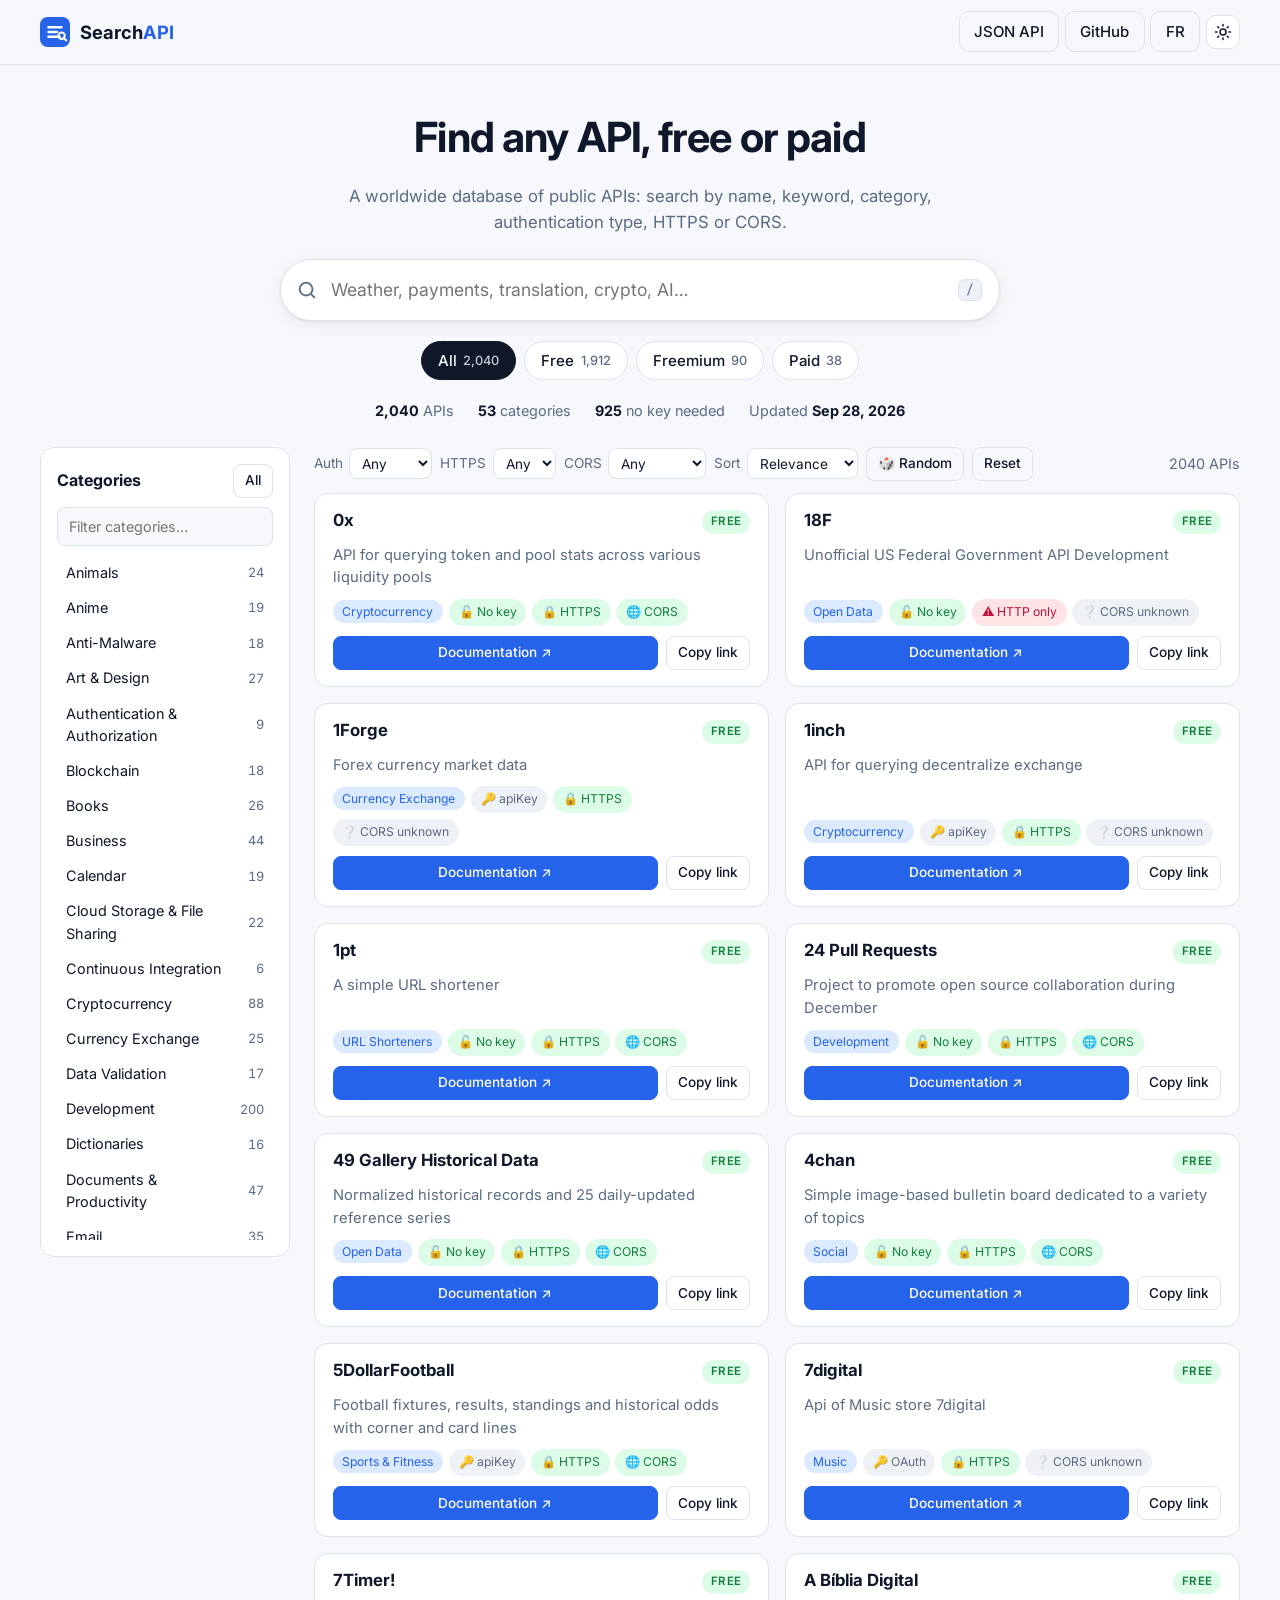
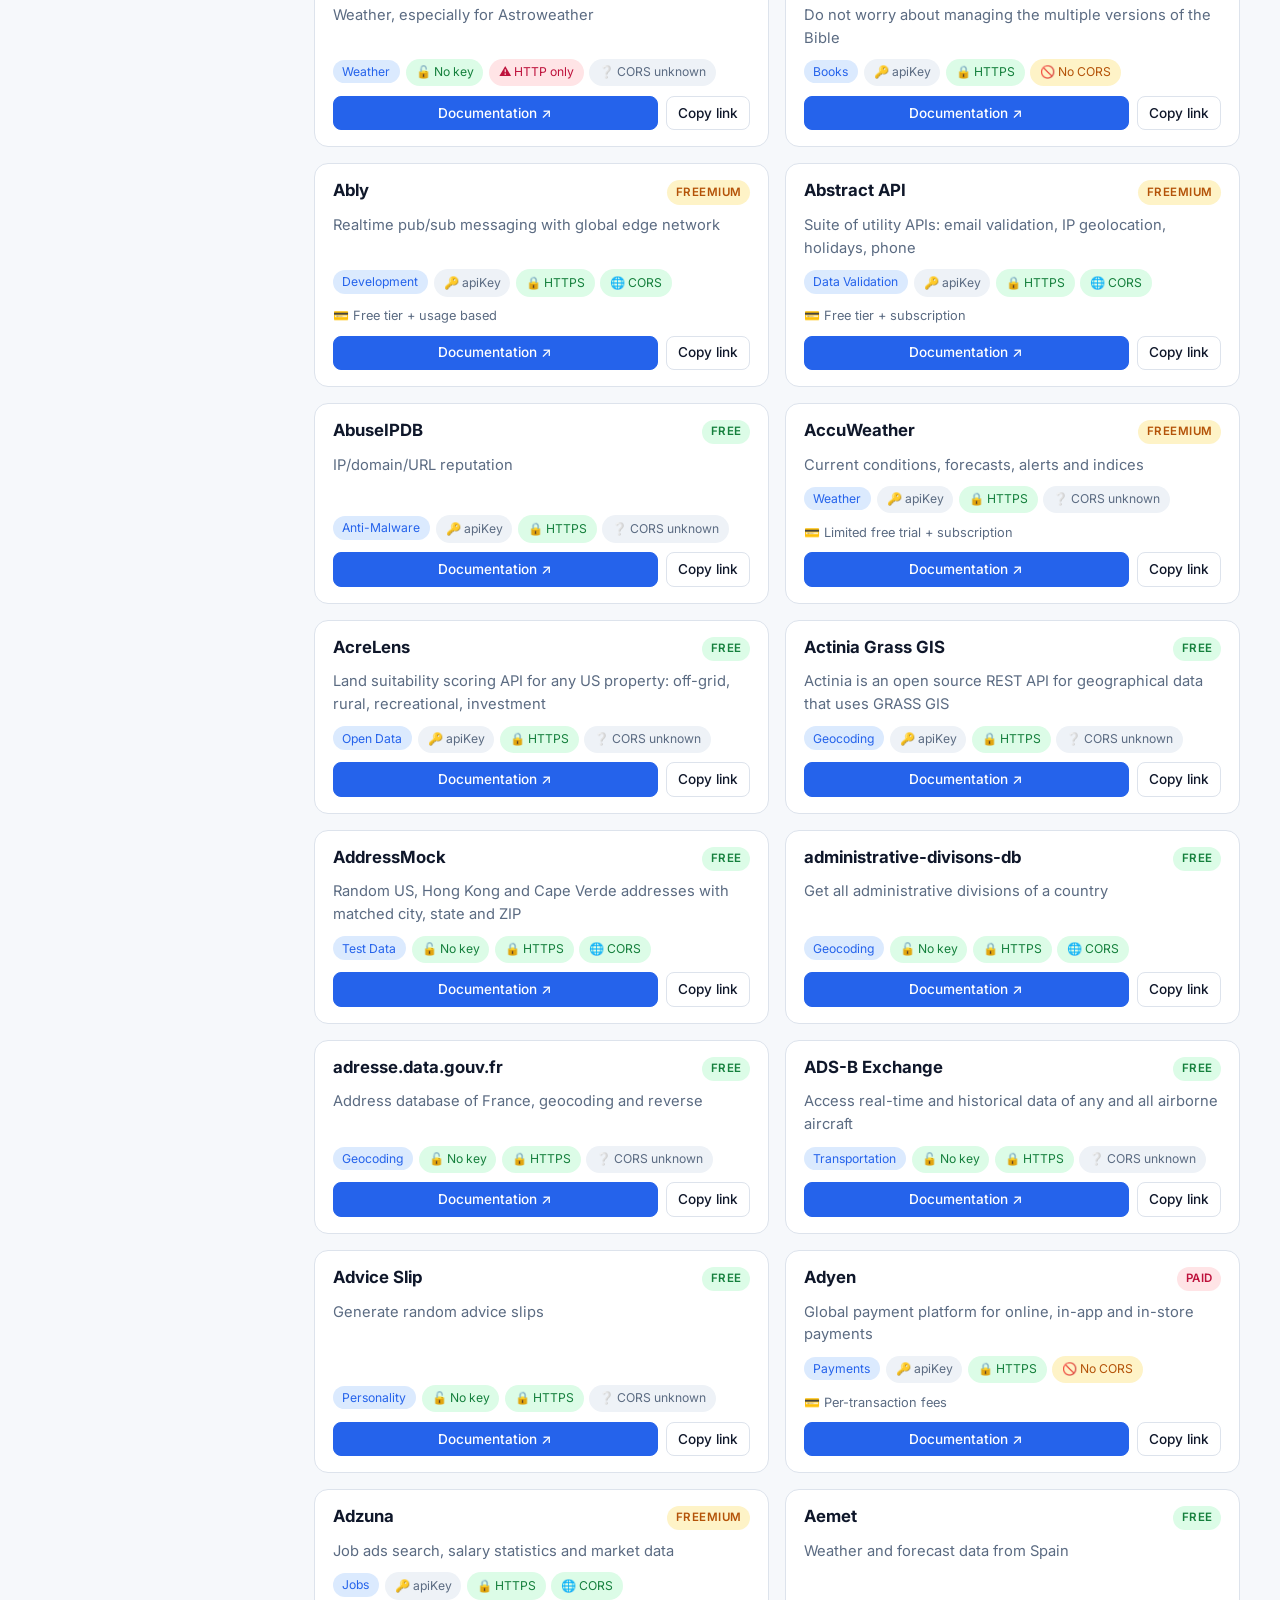
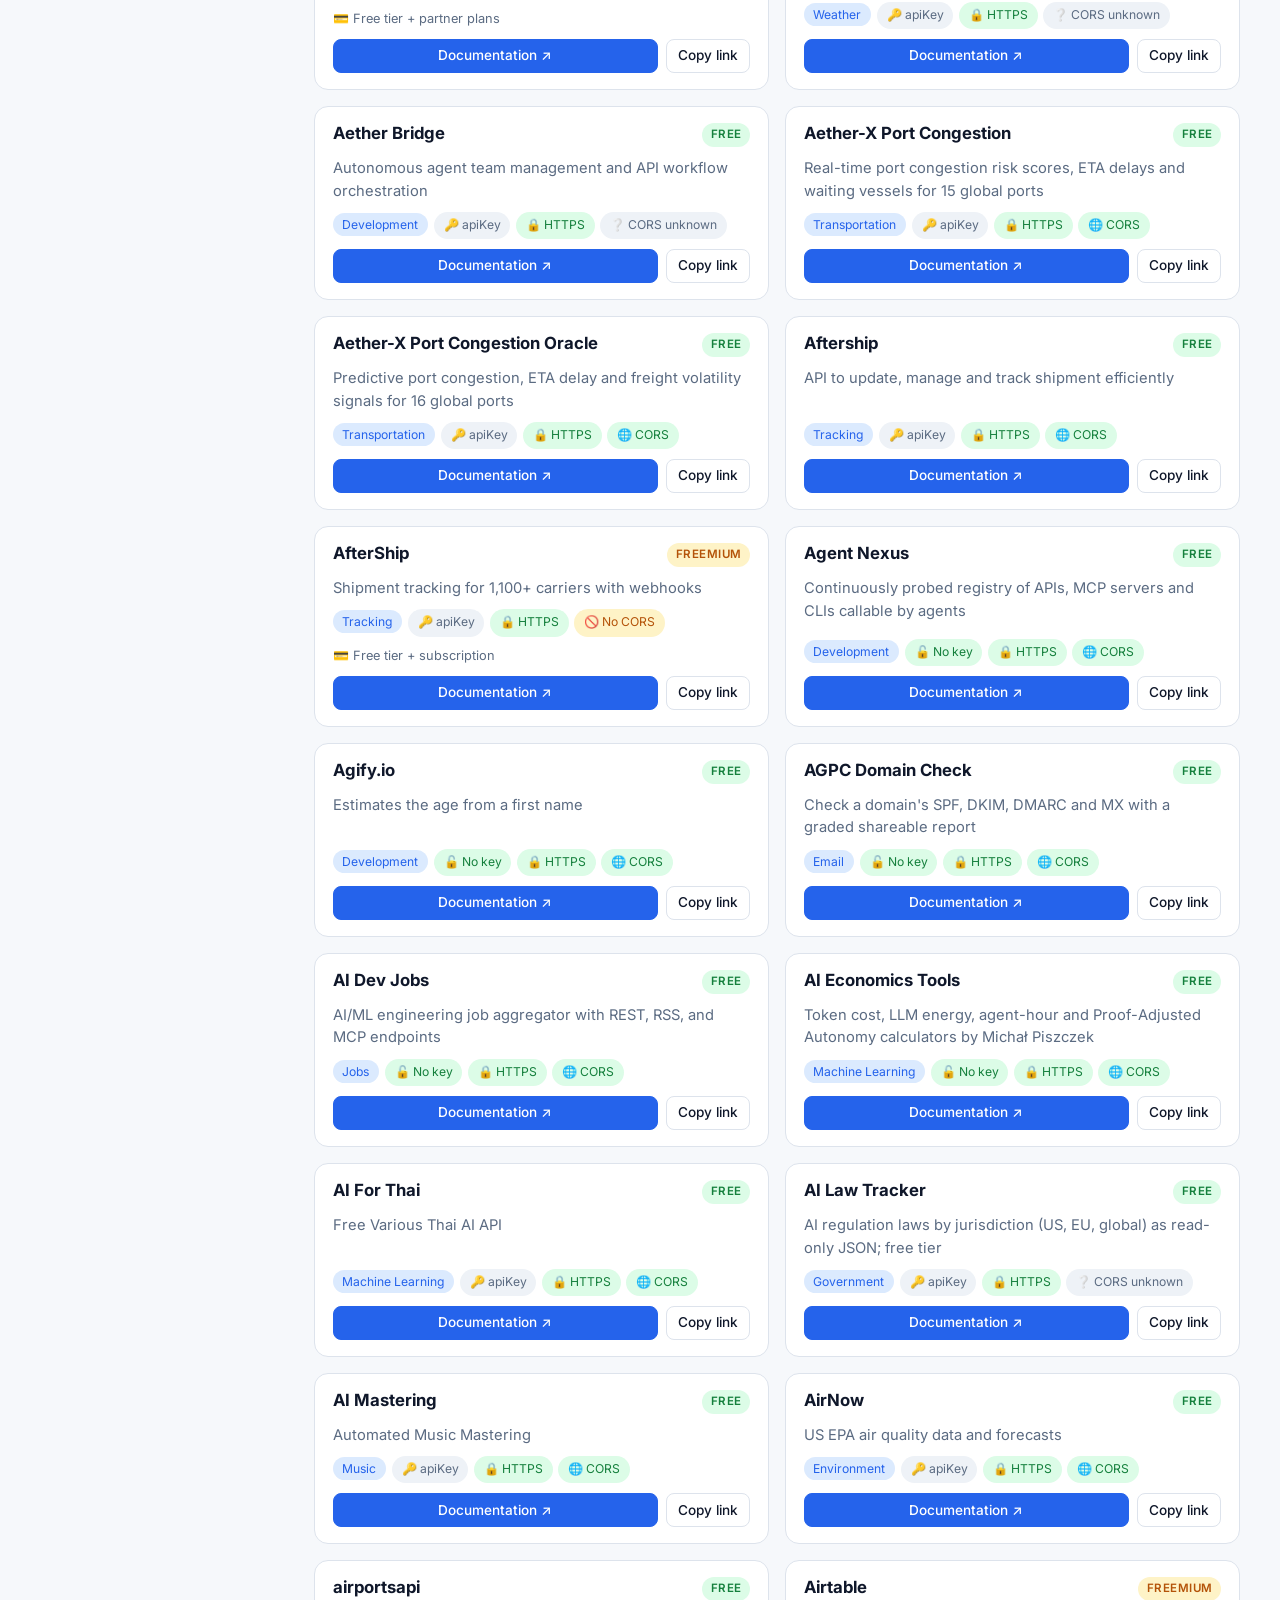
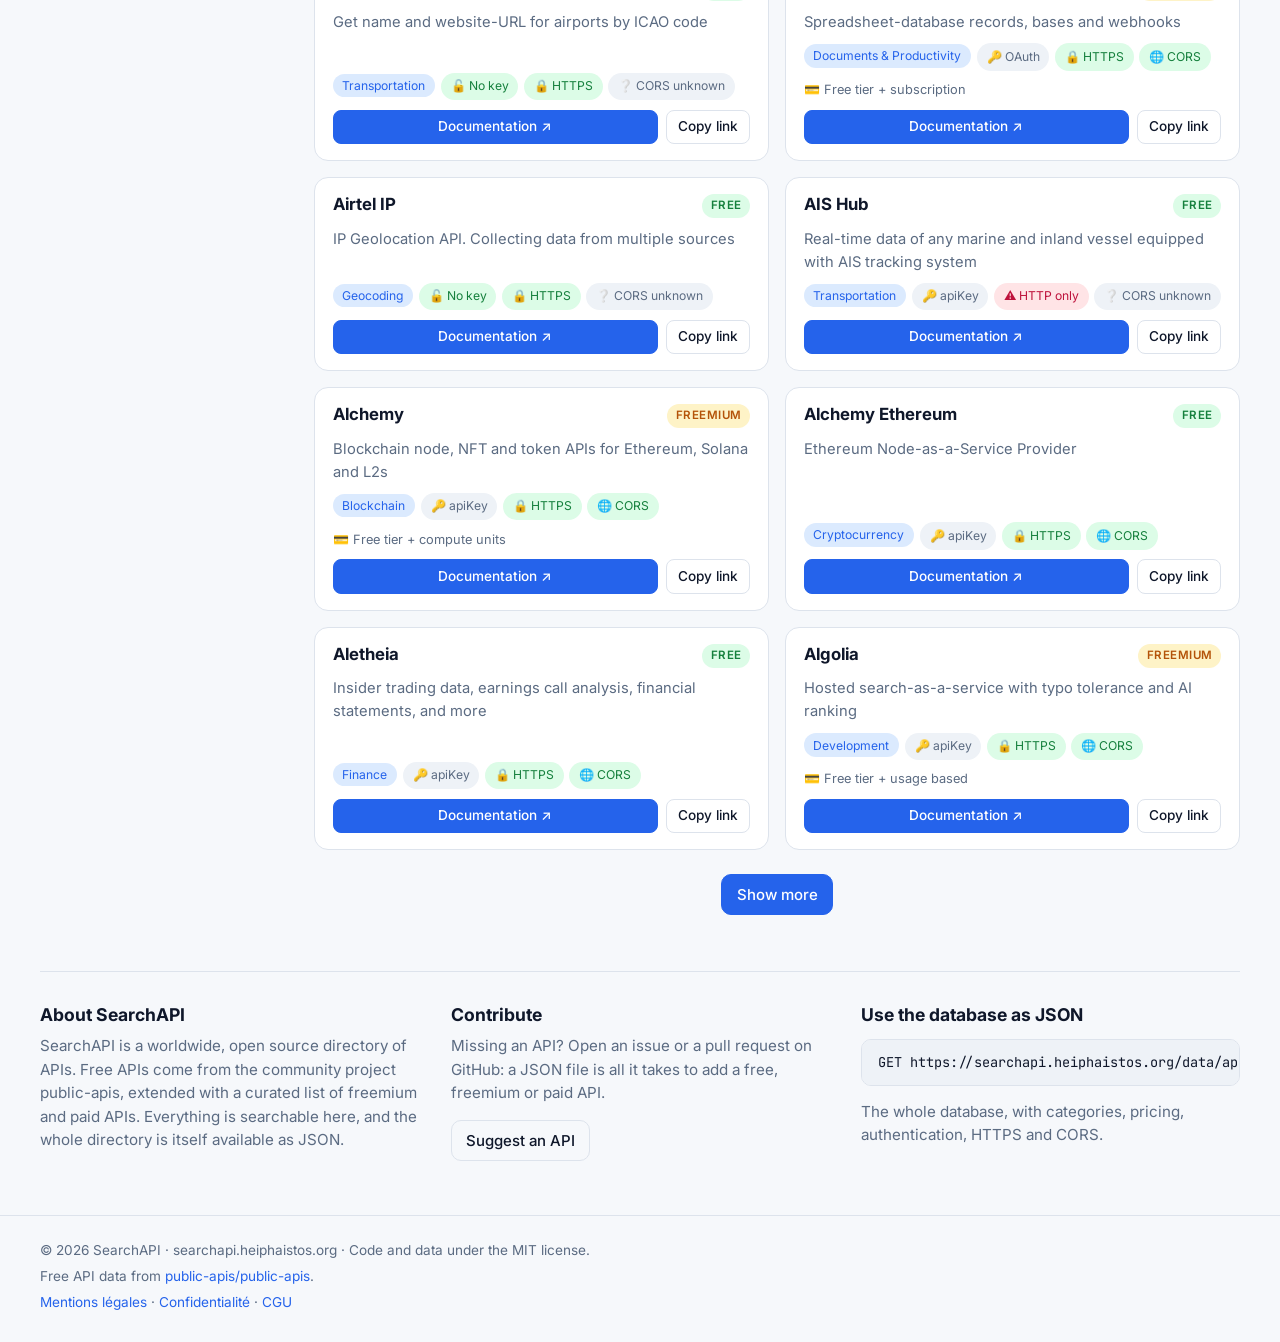
<file: index.html>
<!DOCTYPE html>
<html lang="fr">
<head>
  <meta charset="utf-8">
  <meta name="viewport" content="width=device-width, initial-scale=1">
  <title>SearchAPI – Trouvez n'importe quelle API gratuite ou payante</title>
  <meta name="description" content="SearchAPI : base de données mondiale d'APIs. Recherchez parmi près de 2 000 APIs gratuites, freemium et payantes, classées par catégorie.">
  <meta name="theme-color" content="#0f172a">
  <link rel="canonical" href="https://searchapi.heiphaistos.org/">
  <meta property="og:title" content="SearchAPI – Base de données mondiale d'APIs">
  <meta property="og:description" content="Recherchez n'importe quelle API gratuite, freemium ou payante, par catégorie, authentification, HTTPS et CORS.">
  <meta property="og:type" content="website">
  <meta property="og:url" content="https://searchapi.heiphaistos.org/">
  <link rel="icon" href="assets/favicon.svg" type="image/svg+xml">
  <link rel="preconnect" href="https://fonts.googleapis.com">
  <link rel="preconnect" href="https://fonts.gstatic.com" crossorigin>
  <link href="https://fonts.googleapis.com/css2?family=Inter:wght@400;500;600;700&family=JetBrains+Mono:wght@400;500&display=swap" rel="stylesheet">
  <link rel="stylesheet" href="assets/css/style.css">
</head>
<body>
  <a class="skip-link" href="#results" data-i18n="skip">Aller aux résultats</a>

  <header class="site-header">
    <div class="container header-inner">
      <a class="brand" href="./" aria-label="SearchAPI">
        <svg class="brand-logo" viewBox="0 0 32 32" aria-hidden="true"><rect width="32" height="32" rx="8" fill="var(--accent)"/><path d="M9 11h14M9 16h9M9 21h12" stroke="#fff" stroke-width="2.6" stroke-linecap="round"/><circle cx="23" cy="20" r="3.4" fill="none" stroke="#fff" stroke-width="2.2"/><path d="M25.5 22.5 28 25" stroke="#fff" stroke-width="2.2" stroke-linecap="round"/></svg>
        <span class="brand-name">Search<span>API</span></span>
      </a>
      <nav class="header-actions" aria-label="Navigation">
        <a class="btn btn-ghost" href="data/apis.json" target="_blank" rel="noopener" data-i18n="jsonApi">API JSON</a>
        <a class="btn btn-ghost" href="https://github.com/Heiphaistos/SearchAPI" target="_blank" rel="noopener">GitHub</a>
        <button class="btn btn-ghost" id="langToggle" type="button" aria-label="Switch language">EN</button>
        <button class="btn btn-icon" id="themeToggle" type="button" aria-label="Changer de thème" data-i18n-aria="theme">
          <svg class="icon-sun" viewBox="0 0 24 24" aria-hidden="true"><circle cx="12" cy="12" r="4"/><path d="M12 2v2M12 20v2M4.9 4.9l1.4 1.4M17.7 17.7l1.4 1.4M2 12h2M20 12h2M4.9 19.1l1.4-1.4M17.7 6.3l1.4-1.4"/></svg>
          <svg class="icon-moon" viewBox="0 0 24 24" aria-hidden="true"><path d="M21 12.8A9 9 0 1 1 11.2 3a7 7 0 0 0 9.8 9.8z"/></svg>
        </button>
      </nav>
    </div>
  </header>

  <main>
    <section class="hero">
      <div class="container">
        <h1 data-i18n="heroTitle">Trouvez n'importe quelle API, gratuite ou payante</h1>
        <p class="hero-sub" data-i18n="heroSub">Une base de données mondiale d'APIs publiques : recherchez par nom, mot-clé, catégorie, type d'authentification, HTTPS ou CORS.</p>

        <form class="search" id="searchForm" role="search" onsubmit="return false;">
          <label class="visually-hidden" for="q" data-i18n="searchLabel">Rechercher une API</label>
          <svg class="search-icon" viewBox="0 0 24 24" aria-hidden="true"><circle cx="11" cy="11" r="7"/><path d="m20 20-3.5-3.5"/></svg>
          <input id="q" type="search" autocomplete="off" spellcheck="false" placeholder="Météo, paiement, traduction, crypto, IA…" data-i18n-placeholder="searchPlaceholder">
          <kbd class="search-kbd" aria-hidden="true">/</kbd>
          <button type="button" class="search-clear" id="clearSearch" aria-label="Effacer" data-i18n-aria="clear" hidden>&times;</button>
        </form>

        <div class="pricing-tabs" role="tablist" aria-label="Tarification" id="pricingTabs">
          <button role="tab" type="button" class="tab is-active" data-pricing="all"><span data-i18n="all">Toutes</span> <span class="count" data-count="all"></span></button>
          <button role="tab" type="button" class="tab tab-free" data-pricing="free"><span data-i18n="free">Gratuites</span> <span class="count" data-count="free"></span></button>
          <button role="tab" type="button" class="tab tab-freemium" data-pricing="freemium"><span data-i18n="freemium">Freemium</span> <span class="count" data-count="freemium"></span></button>
          <button role="tab" type="button" class="tab tab-paid" data-pricing="paid"><span data-i18n="paid">Payantes</span> <span class="count" data-count="paid"></span></button>
        </div>

        <ul class="stats" id="stats" aria-label="Statistiques">
          <li><strong data-stat="total">–</strong> <span data-i18n="statApis">APIs</span></li>
          <li><strong data-stat="categories">–</strong> <span data-i18n="statCategories">catégories</span></li>
          <li><strong data-stat="noauth">–</strong> <span data-i18n="statNoAuth">sans clé</span></li>
          <li><span data-i18n="updated">Mise à jour</span> <strong data-stat="updated">–</strong></li>
        </ul>
      </div>
    </section>

    <section class="container layout">
      <aside class="sidebar" id="sidebar">
        <div class="sidebar-head">
          <h2 data-i18n="categories">Catégories</h2>
          <button type="button" class="btn btn-small btn-ghost" id="resetCategory" data-i18n="allCategories">Toutes</button>
        </div>
        <input type="search" class="cat-filter" id="catFilter" placeholder="Filtrer les catégories…" data-i18n-placeholder="filterCategories" aria-label="Filtrer les catégories">
        <ul class="cat-list" id="catList"></ul>
      </aside>

      <div class="main">
        <div class="toolbar">
          <div class="filters">
            <label class="select">
              <span data-i18n="auth">Auth</span>
              <select id="authFilter">
                <option value="all" data-i18n="any">Toutes</option>
                <option value="none" data-i18n="authNone">Sans clé</option>
                <option value="apiKey">apiKey</option>
                <option value="OAuth">OAuth</option>
                <option value="other" data-i18n="other">Autre</option>
              </select>
            </label>
            <label class="select">
              <span>HTTPS</span>
              <select id="httpsFilter">
                <option value="all" data-i18n="any">Toutes</option>
                <option value="yes" data-i18n="yes">Oui</option>
                <option value="no" data-i18n="no">Non</option>
              </select>
            </label>
            <label class="select">
              <span>CORS</span>
              <select id="corsFilter">
                <option value="all" data-i18n="any">Toutes</option>
                <option value="yes" data-i18n="yes">Oui</option>
                <option value="no" data-i18n="no">Non</option>
                <option value="unknown" data-i18n="unknown">Inconnu</option>
              </select>
            </label>
            <label class="select">
              <span data-i18n="sort">Tri</span>
              <select id="sortSelect">
                <option value="relevance" data-i18n="sortRelevance">Pertinence</option>
                <option value="name" data-i18n="sortName">Nom A→Z</option>
                <option value="category" data-i18n="sortCategory">Catégorie</option>
              </select>
            </label>
            <button type="button" class="btn btn-small btn-ghost" id="randomBtn" data-i18n="random">🎲 Au hasard</button>
            <button type="button" class="btn btn-small btn-ghost" id="resetAll" data-i18n="reset">Réinitialiser</button>
          </div>
          <p class="result-count" id="resultCount" aria-live="polite"></p>
        </div>

        <div class="active-filters" id="activeFilters"></div>

        <div id="results" class="results" aria-live="polite"></div>

        <div class="load-more-wrap">
          <button type="button" class="btn btn-primary" id="loadMore" hidden data-i18n="loadMore">Afficher plus</button>
        </div>

        <div class="empty" id="empty" hidden>
          <p data-i18n="emptyTitle">Aucune API ne correspond à votre recherche.</p>
          <p class="muted" data-i18n="emptyHint">Essayez un autre mot-clé, retirez un filtre, ou proposez cette API !</p>
          <a class="btn btn-primary" id="suggestLink" href="https://github.com/Heiphaistos/SearchAPI/issues/new?template=new-api.yml" target="_blank" rel="noopener" data-i18n="suggest">Proposer une API</a>
        </div>
      </div>
    </section>

    <section class="container about" id="about">
      <div class="about-grid">
        <div>
          <h2 data-i18n="aboutTitle">À propos de SearchAPI</h2>
          <p data-i18n="aboutText">SearchAPI est un annuaire mondial et open source d'APIs. Les APIs gratuites proviennent du projet communautaire public-apis, complétées par une liste curatée d'APIs freemium et payantes. Tout est consultable ici, et l'annuaire complet est lui-même disponible en JSON.</p>
        </div>
        <div>
          <h2 data-i18n="contribTitle">Contribuer</h2>
          <p data-i18n="contribText">Une API manque ? Ouvrez une issue ou une pull request sur GitHub : un fichier JSON suffit pour ajouter une API gratuite, freemium ou payante.</p>
          <a class="btn btn-ghost" href="https://github.com/Heiphaistos/SearchAPI/issues/new?template=new-api.yml" target="_blank" rel="noopener" data-i18n="suggest">Proposer une API</a>
        </div>
        <div>
          <h2 data-i18n="apiTitle">Utiliser la base en JSON</h2>
          <pre><code>GET https://searchapi.heiphaistos.org/data/apis.json</code></pre>
          <p class="muted" data-i18n="apiText">Toute la base, avec catégories, tarification, authentification, HTTPS et CORS.</p>
        </div>
      </div>
    </section>
  </main>

  <footer class="site-footer">
    <div class="container footer-inner">
      <p>© <span id="year"></span> SearchAPI · searchapi.heiphaistos.org · <span data-i18n="footerLicense">Code et données sous licence MIT.</span></p>
      <p class="muted"><span data-i18n="footerSource">Données gratuites issues de</span> <a href="https://github.com/public-apis/public-apis" target="_blank" rel="noopener">public-apis/public-apis</a>.</p>
      <p class="muted"><a href="mentions-legales.html">Mentions légales</a> · <a href="confidentialite.html">Confidentialité</a> · <a href="cgu.html">CGU</a></p>
    </div>
  </footer>

  <template id="cardTemplate">
    <article class="card">
      <header class="card-head">
        <h3 class="card-title"><a target="_blank" rel="noopener"></a></h3>
        <span class="badge badge-pricing"></span>
      </header>
      <p class="card-desc"></p>
      <ul class="card-meta">
        <li class="meta-category"><button type="button" class="chip chip-cat"></button></li>
        <li class="meta-auth"><span class="chip"></span></li>
        <li class="meta-https"><span class="chip"></span></li>
        <li class="meta-cors"><span class="chip"></span></li>
      </ul>
      <p class="card-pricing-model"></p>
      <footer class="card-foot">
        <a class="btn btn-small btn-primary card-link" target="_blank" rel="noopener"></a>
        <button type="button" class="btn btn-small btn-ghost card-copy"></button>
      </footer>
    </article>
  </template>

  <script src="data/apis.js"></script>
  <script src="assets/js/app.js"></script>
</body>
</html>
</file>
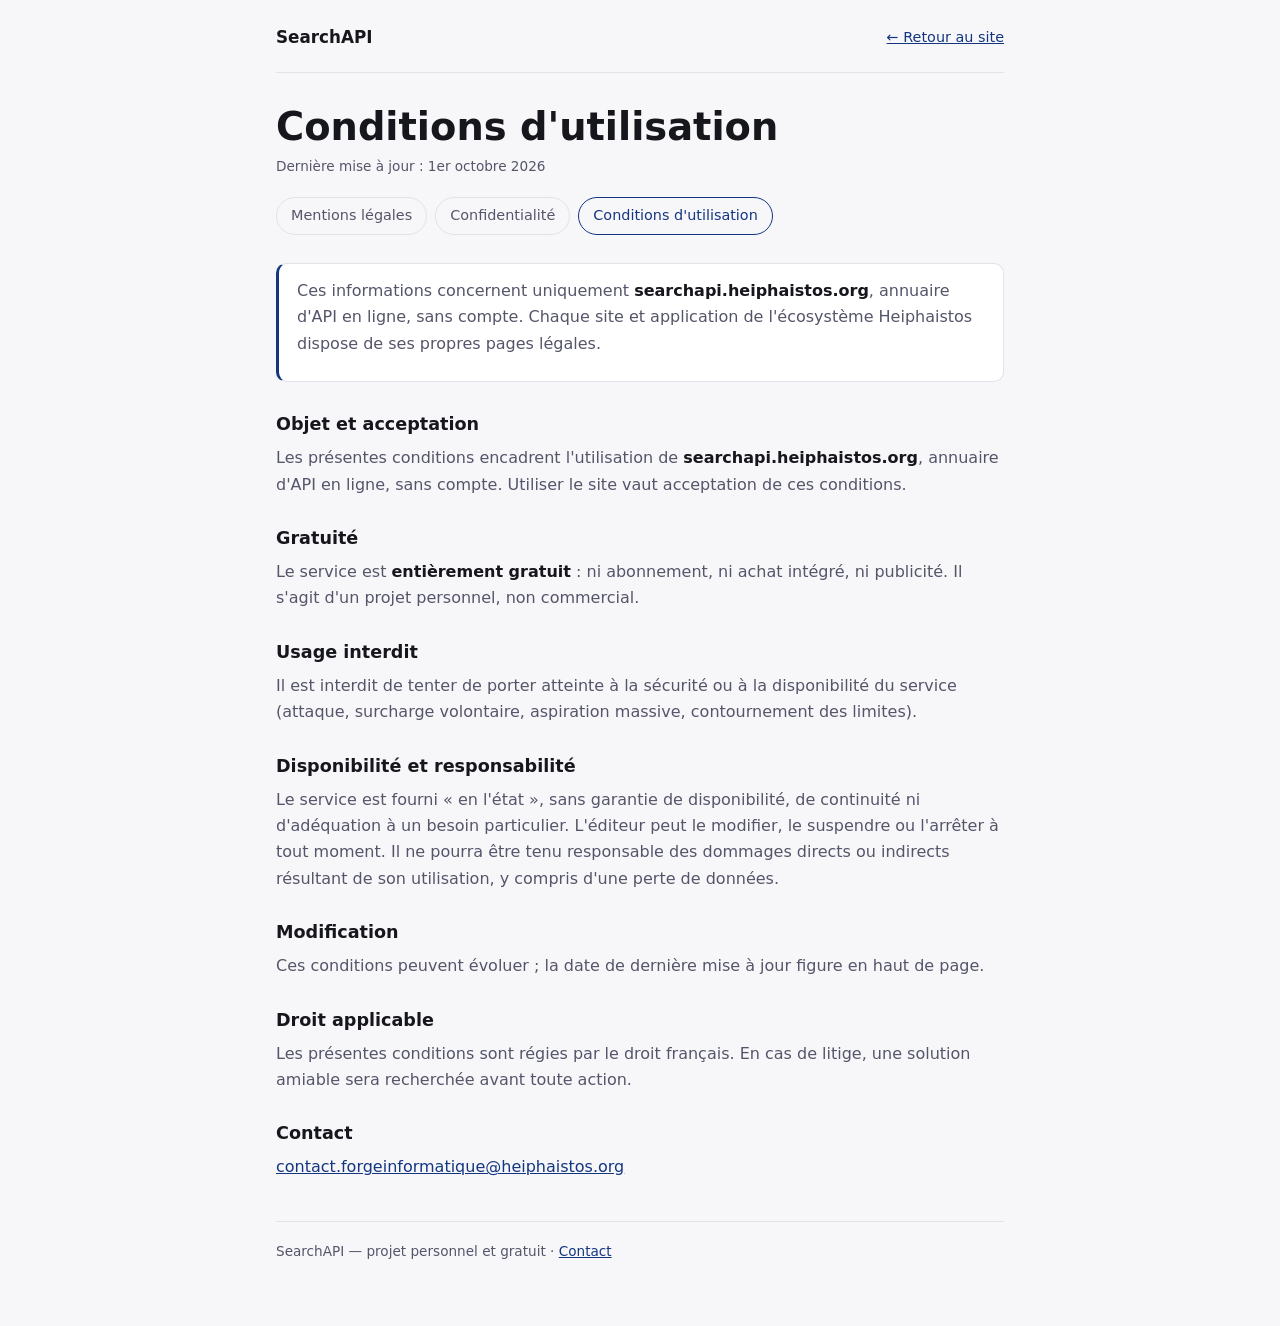
<file: cgu.html>
<!doctype html>
<html lang="fr">
<head>
<meta charset="utf-8">
<meta name="viewport" content="width=device-width, initial-scale=1">
<title>Conditions d&#x27;utilisation — SearchAPI</title>
<meta name="description" content="Conditions d&#x27;utilisation — SearchAPI.">
<meta name="robots" content="index, follow">
<link rel="canonical" href="https://searchapi.heiphaistos.org/cgu.html">
<link rel="stylesheet" href="legal.css">
</head>
<body>
<div class="wrap">
<header class="top"><a class="brand" href="/">SearchAPI</a><a class="back" href="/">← Retour au site</a></header>
<main>
<h1>Conditions d&#x27;utilisation</h1>
<p class="updated">Dernière mise à jour : 1er octobre 2026</p>
<nav class="legal" aria-label="Pages légales"><a href="mentions-legales.html">Mentions légales</a><a href="confidentialite.html">Confidentialité</a><a href="cgu.html" aria-current=page>Conditions d&#x27;utilisation</a></nav>
<div class="intro"><p>Ces informations concernent uniquement <strong>searchapi.heiphaistos.org</strong>, annuaire d'API en ligne, sans compte. Chaque site et application de l'écosystème Heiphaistos dispose de ses propres pages légales.</p></div>
<section><h2>Objet et acceptation</h2><p>Les présentes conditions encadrent l'utilisation de <strong>searchapi.heiphaistos.org</strong>, annuaire d'API en ligne, sans compte. Utiliser le site vaut acceptation de ces conditions.</p></section>
<section><h2>Gratuité</h2><p>Le service est <strong>entièrement gratuit</strong> : ni abonnement, ni achat intégré, ni publicité. Il s'agit d'un projet personnel, non commercial.</p></section>
<section><h2>Usage interdit</h2><p>Il est interdit de tenter de porter atteinte à la sécurité ou à la disponibilité du service (attaque, surcharge volontaire, aspiration massive, contournement des limites).</p></section>
<section><h2>Disponibilité et responsabilité</h2><p>Le service est fourni « en l'état », sans garantie de disponibilité, de continuité ni d'adéquation à un besoin particulier. L'éditeur peut le modifier, le suspendre ou l'arrêter à tout moment. Il ne pourra être tenu responsable des dommages directs ou indirects résultant de son utilisation, y compris d'une perte de données.</p></section>
<section><h2>Modification</h2><p>Ces conditions peuvent évoluer ; la date de dernière mise à jour figure en haut de page.</p></section>
<section><h2>Droit applicable</h2><p>Les présentes conditions sont régies par le droit français. En cas de litige, une solution amiable sera recherchée avant toute action.</p></section>
<section><h2>Contact</h2><p><a href="mailto:contact.forgeinformatique@heiphaistos.org">contact.forgeinformatique@heiphaistos.org</a></p></section>
</main>
<footer class="bottom">SearchAPI — projet personnel et gratuit · <a href="mailto:contact.forgeinformatique@heiphaistos.org">Contact</a></footer>
</div>
</body>
</html>
</file>
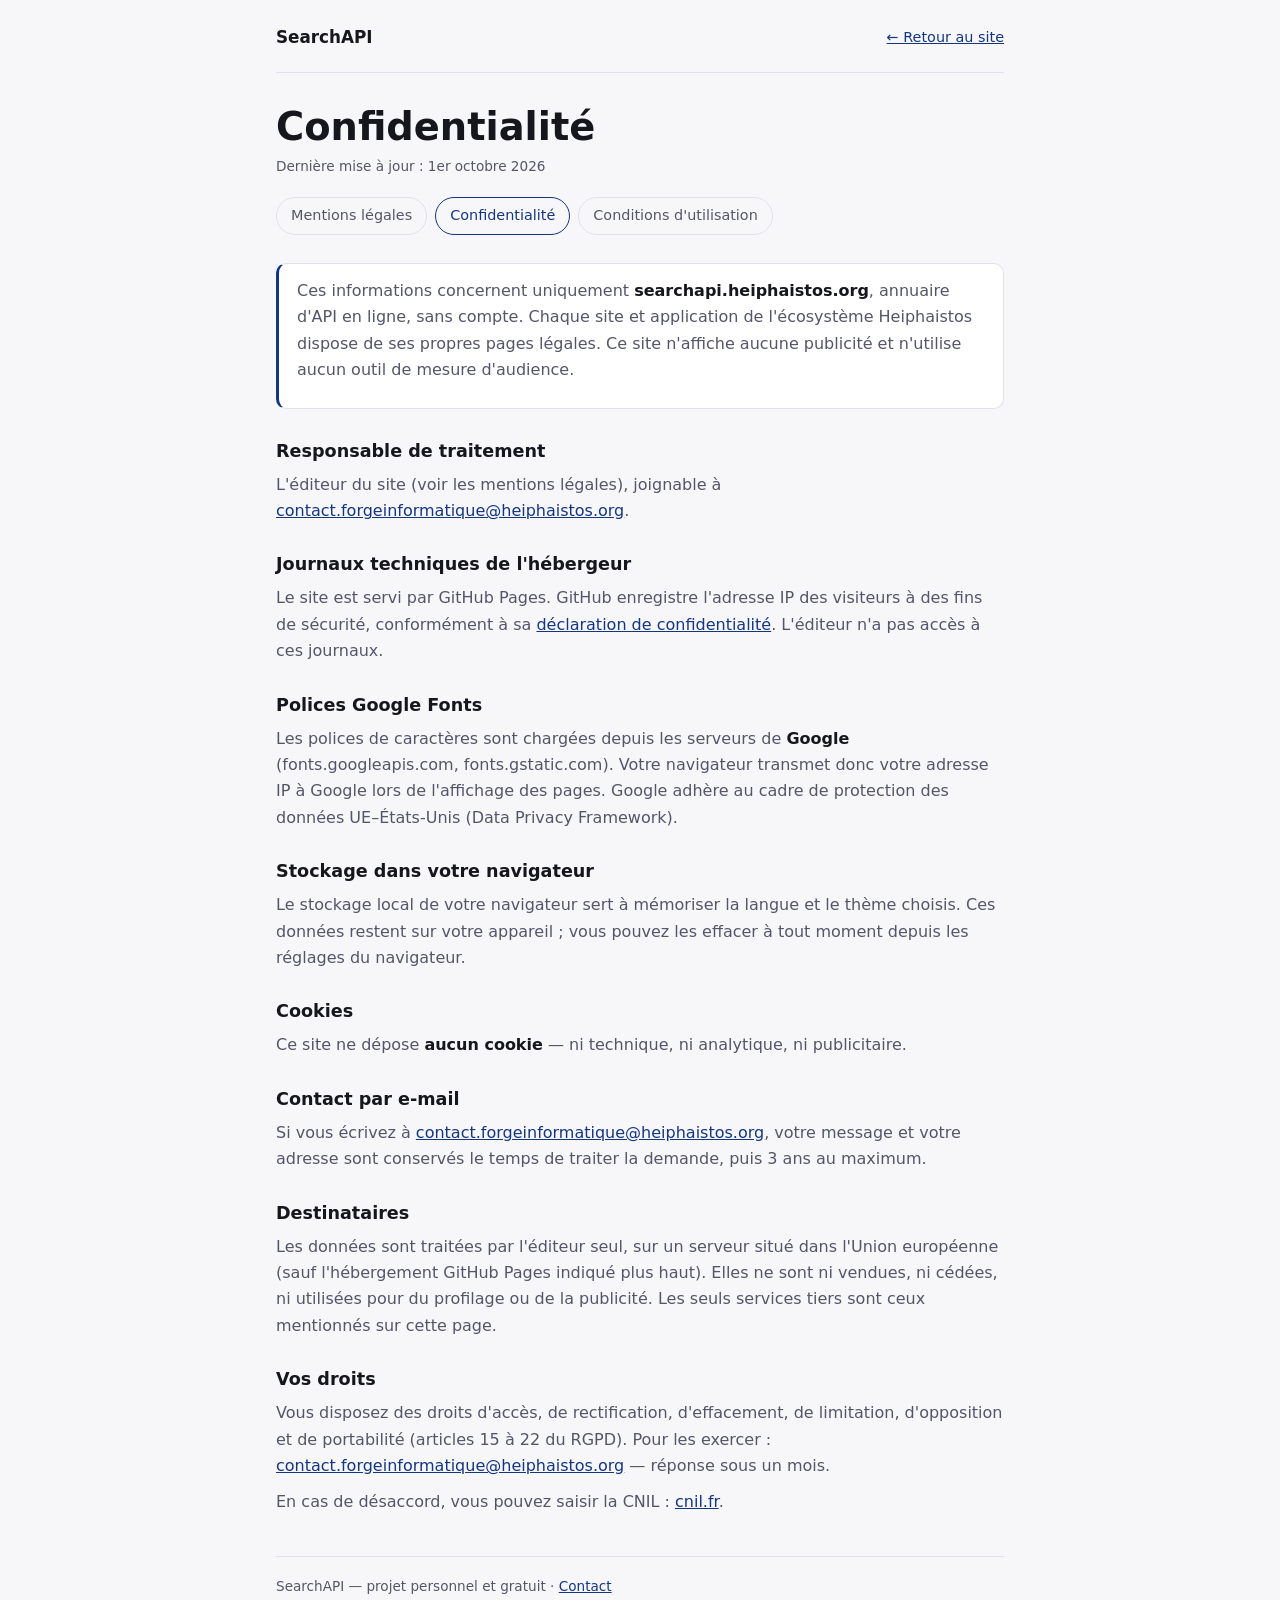
<file: confidentialite.html>
<!doctype html>
<html lang="fr">
<head>
<meta charset="utf-8">
<meta name="viewport" content="width=device-width, initial-scale=1">
<title>Confidentialité — SearchAPI</title>
<meta name="description" content="Confidentialité — SearchAPI.">
<meta name="robots" content="index, follow">
<link rel="canonical" href="https://searchapi.heiphaistos.org/confidentialite.html">
<link rel="stylesheet" href="legal.css">
</head>
<body>
<div class="wrap">
<header class="top"><a class="brand" href="/">SearchAPI</a><a class="back" href="/">← Retour au site</a></header>
<main>
<h1>Confidentialité</h1>
<p class="updated">Dernière mise à jour : 1er octobre 2026</p>
<nav class="legal" aria-label="Pages légales"><a href="mentions-legales.html">Mentions légales</a><a href="confidentialite.html" aria-current=page>Confidentialité</a><a href="cgu.html">Conditions d&#x27;utilisation</a></nav>
<div class="intro"><p>Ces informations concernent uniquement <strong>searchapi.heiphaistos.org</strong>, annuaire d'API en ligne, sans compte. Chaque site et application de l'écosystème Heiphaistos dispose de ses propres pages légales. Ce site n'affiche aucune publicité et n'utilise aucun outil de mesure d'audience.</p></div>
<section><h2>Responsable de traitement</h2><p>L'éditeur du site (voir les mentions légales), joignable à <a href="mailto:contact.forgeinformatique@heiphaistos.org">contact.forgeinformatique@heiphaistos.org</a>.</p></section>
<section><h2>Journaux techniques de l&#x27;hébergeur</h2><p>Le site est servi par GitHub Pages. GitHub enregistre l'adresse IP des visiteurs à des fins de sécurité, conformément à sa <a href="https://docs.github.com/fr/site-policy/privacy-policies/github-general-privacy-statement" target="_blank" rel="noopener noreferrer">déclaration de confidentialité</a>. L'éditeur n'a pas accès à ces journaux.</p></section>
<section><h2>Polices Google Fonts</h2><p>Les polices de caractères sont chargées depuis les serveurs de <strong>Google</strong> (fonts.googleapis.com, fonts.gstatic.com). Votre navigateur transmet donc votre adresse IP à Google lors de l'affichage des pages. Google adhère au cadre de protection des données UE–États-Unis (Data Privacy Framework).</p></section>
<section><h2>Stockage dans votre navigateur</h2><p>Le stockage local de votre navigateur sert à mémoriser la langue et le thème choisis. Ces données restent sur votre appareil ; vous pouvez les effacer à tout moment depuis les réglages du navigateur.</p></section>
<section><h2>Cookies</h2><p>Ce site ne dépose <strong>aucun cookie</strong> — ni technique, ni analytique, ni publicitaire.</p></section>
<section><h2>Contact par e-mail</h2><p>Si vous écrivez à <a href="mailto:contact.forgeinformatique@heiphaistos.org">contact.forgeinformatique@heiphaistos.org</a>, votre message et votre adresse sont conservés le temps de traiter la demande, puis 3 ans au maximum.</p></section>
<section><h2>Destinataires</h2><p>Les données sont traitées par l'éditeur seul, sur un serveur situé dans l'Union européenne (sauf l'hébergement GitHub Pages indiqué plus haut). Elles ne sont ni vendues, ni cédées, ni utilisées pour du profilage ou de la publicité. Les seuls services tiers sont ceux mentionnés sur cette page.</p></section>
<section><h2>Vos droits</h2><p>Vous disposez des droits d'accès, de rectification, d'effacement, de limitation, d'opposition et de portabilité (articles 15 à 22 du RGPD). Pour les exercer : <a href="mailto:contact.forgeinformatique@heiphaistos.org">contact.forgeinformatique@heiphaistos.org</a> — réponse sous un mois.</p><p>En cas de désaccord, vous pouvez saisir la CNIL : <a href="https://www.cnil.fr" target="_blank" rel="noopener noreferrer">cnil.fr</a>.</p></section>
</main>
<footer class="bottom">SearchAPI — projet personnel et gratuit · <a href="mailto:contact.forgeinformatique@heiphaistos.org">Contact</a></footer>
</div>
</body>
</html>
</file>
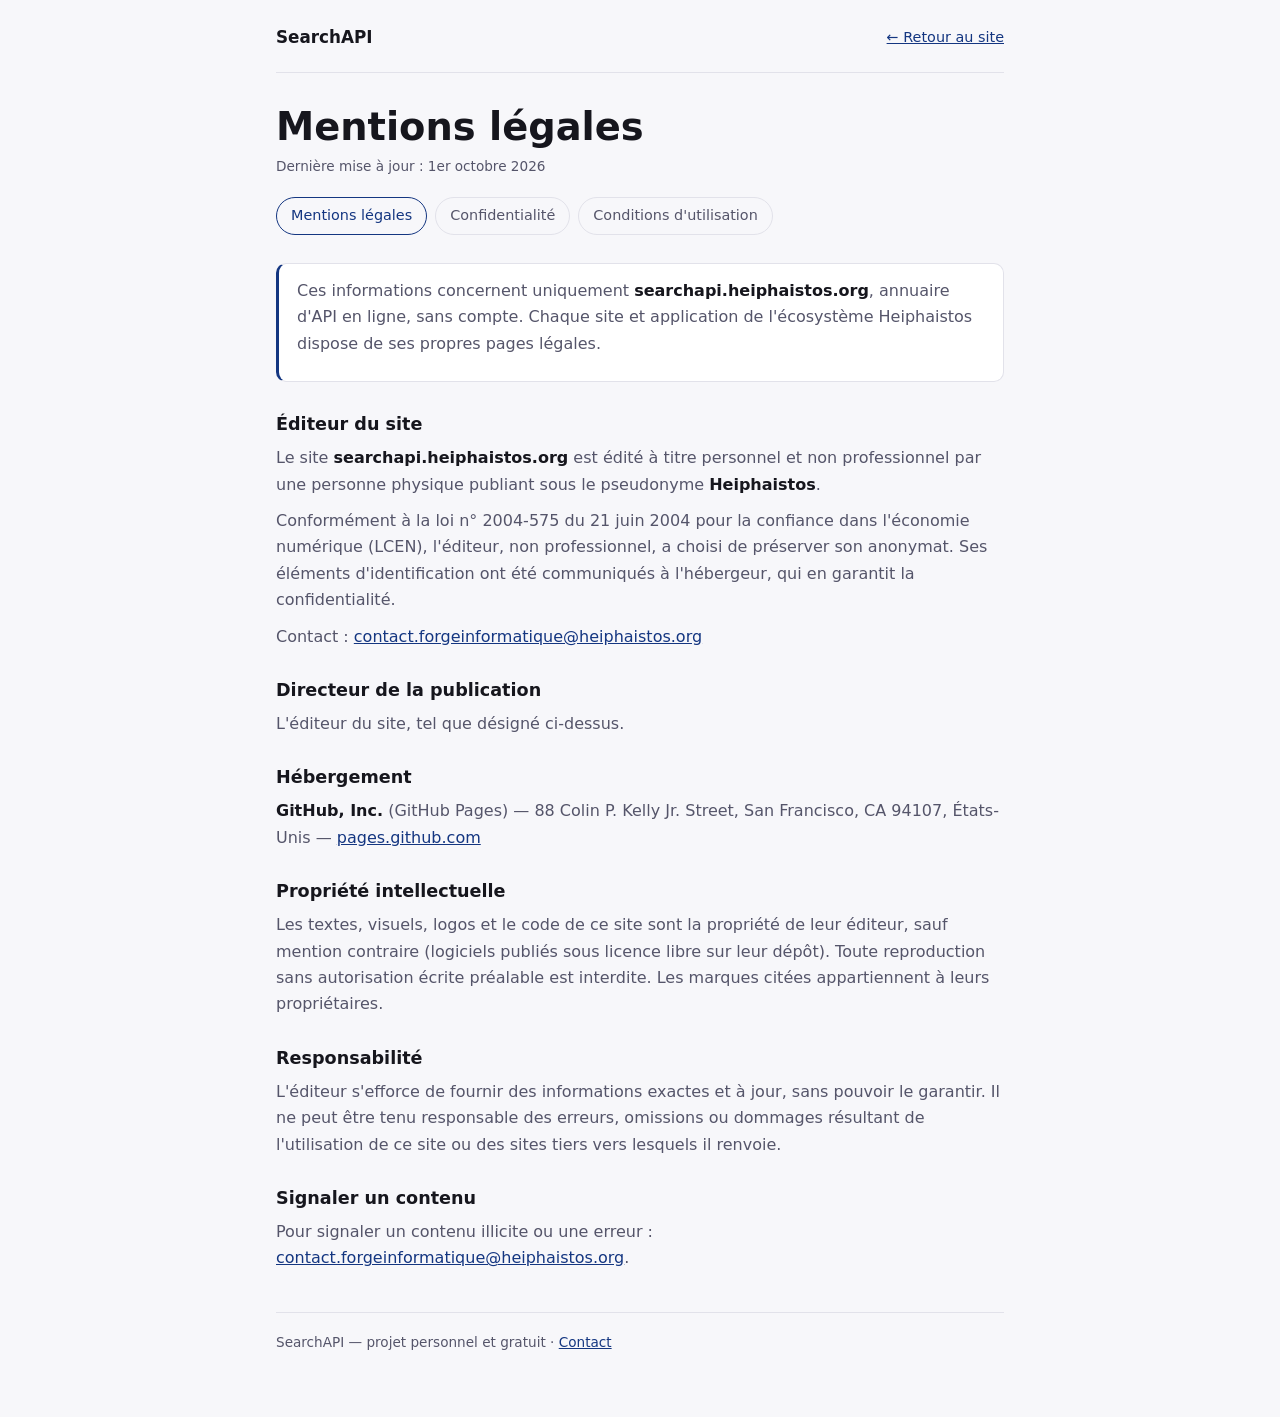
<file: mentions-legales.html>
<!doctype html>
<html lang="fr">
<head>
<meta charset="utf-8">
<meta name="viewport" content="width=device-width, initial-scale=1">
<title>Mentions légales — SearchAPI</title>
<meta name="description" content="Mentions légales — SearchAPI.">
<meta name="robots" content="index, follow">
<link rel="canonical" href="https://searchapi.heiphaistos.org/mentions-legales.html">
<link rel="stylesheet" href="legal.css">
</head>
<body>
<div class="wrap">
<header class="top"><a class="brand" href="/">SearchAPI</a><a class="back" href="/">← Retour au site</a></header>
<main>
<h1>Mentions légales</h1>
<p class="updated">Dernière mise à jour : 1er octobre 2026</p>
<nav class="legal" aria-label="Pages légales"><a href="mentions-legales.html" aria-current=page>Mentions légales</a><a href="confidentialite.html">Confidentialité</a><a href="cgu.html">Conditions d&#x27;utilisation</a></nav>
<div class="intro"><p>Ces informations concernent uniquement <strong>searchapi.heiphaistos.org</strong>, annuaire d'API en ligne, sans compte. Chaque site et application de l'écosystème Heiphaistos dispose de ses propres pages légales.</p></div>
<section><h2>Éditeur du site</h2><p>Le site <strong>searchapi.heiphaistos.org</strong> est édité à titre personnel et non professionnel par une personne physique publiant sous le pseudonyme <strong>Heiphaistos</strong>.</p><p>Conformément à la loi n° 2004-575 du 21 juin 2004 pour la confiance dans l'économie numérique (LCEN), l'éditeur, non professionnel, a choisi de préserver son anonymat. Ses éléments d'identification ont été communiqués à l'hébergeur, qui en garantit la confidentialité.</p><p>Contact : <a href="mailto:contact.forgeinformatique@heiphaistos.org">contact.forgeinformatique@heiphaistos.org</a></p></section>
<section><h2>Directeur de la publication</h2><p>L'éditeur du site, tel que désigné ci-dessus.</p></section>
<section><h2>Hébergement</h2><p><strong>GitHub, Inc.</strong> (GitHub Pages) — 88 Colin P. Kelly Jr. Street, San Francisco, CA 94107, États-Unis — <a href="https://pages.github.com" target="_blank" rel="noopener noreferrer">pages.github.com</a></p></section>
<section><h2>Propriété intellectuelle</h2><p>Les textes, visuels, logos et le code de ce site sont la propriété de leur éditeur, sauf mention contraire (logiciels publiés sous licence libre sur leur dépôt). Toute reproduction sans autorisation écrite préalable est interdite. Les marques citées appartiennent à leurs propriétaires.</p></section>
<section><h2>Responsabilité</h2><p>L'éditeur s'efforce de fournir des informations exactes et à jour, sans pouvoir le garantir. Il ne peut être tenu responsable des erreurs, omissions ou dommages résultant de l'utilisation de ce site ou des sites tiers vers lesquels il renvoie.</p></section>
<section><h2>Signaler un contenu</h2><p>Pour signaler un contenu illicite ou une erreur : <a href="mailto:contact.forgeinformatique@heiphaistos.org">contact.forgeinformatique@heiphaistos.org</a>.</p></section>
</main>
<footer class="bottom">SearchAPI — projet personnel et gratuit · <a href="mailto:contact.forgeinformatique@heiphaistos.org">Contact</a></footer>
</div>
</body>
</html>
</file>
<file: assets/css/style.css>
:root {
  --bg: #f6f8fb;
  --bg-elev: #ffffff;
  --bg-muted: #eef2f7;
  --text: #0f172a;
  --text-muted: #5b6b82;
  --border: #dde3ec;
  --accent: #2563eb;
  --accent-hover: #1d4ed8;
  --accent-soft: #dbeafe;
  --free: #15803d;
  --free-soft: #dcfce7;
  --freemium: #b45309;
  --freemium-soft: #fef3c7;
  --paid: #be123c;
  --paid-soft: #ffe4e6;
  --shadow: 0 1px 2px rgba(15, 23, 42, .06), 0 4px 16px rgba(15, 23, 42, .06);
  --radius: 14px;
  --font: "Inter", system-ui, -apple-system, "Segoe UI", Roboto, sans-serif;
  --mono: "JetBrains Mono", ui-monospace, SFMono-Regular, Menlo, monospace;
}

:root[data-theme="dark"] {
  --bg: #0b1220;
  --bg-elev: #111a2e;
  --bg-muted: #182238;
  --text: #e6ebf5;
  --text-muted: #94a3b8;
  --border: #243049;
  --accent: #60a5fa;
  --accent-hover: #93c5fd;
  --accent-soft: #1e3a8a;
  --free: #4ade80;
  --free-soft: #14532d;
  --freemium: #fbbf24;
  --freemium-soft: #78350f;
  --paid: #fb7185;
  --paid-soft: #881337;
  --shadow: 0 1px 2px rgba(0, 0, 0, .4), 0 6px 20px rgba(0, 0, 0, .35);
}

@media (prefers-color-scheme: dark) {
  :root:not([data-theme="light"]) {
    --bg: #0b1220;
    --bg-elev: #111a2e;
    --bg-muted: #182238;
    --text: #e6ebf5;
    --text-muted: #94a3b8;
    --border: #243049;
    --accent: #60a5fa;
    --accent-hover: #93c5fd;
    --accent-soft: #1e3a8a;
    --free: #4ade80;
    --free-soft: #14532d;
    --freemium: #fbbf24;
    --freemium-soft: #78350f;
    --paid: #fb7185;
    --paid-soft: #881337;
    --shadow: 0 1px 2px rgba(0, 0, 0, .4), 0 6px 20px rgba(0, 0, 0, .35);
  }
}

* { box-sizing: border-box; }
html { scroll-behavior: smooth; }
body {
  margin: 0;
  font-family: var(--font);
  font-size: 15px;
  line-height: 1.55;
  color: var(--text);
  background: var(--bg);
  -webkit-font-smoothing: antialiased;
}
a { color: var(--accent); text-decoration: none; }
a:hover { color: var(--accent-hover); text-decoration: underline; }
h1, h2, h3 { line-height: 1.2; margin: 0 0 .5em; }
p { margin: 0 0 1em; }
code, pre, kbd { font-family: var(--mono); }
pre {
  background: var(--bg-muted);
  border: 1px solid var(--border);
  border-radius: 10px;
  padding: .75rem 1rem;
  overflow-x: auto;
  font-size: .85rem;
}
[hidden] { display: none !important; }
.muted { color: var(--text-muted); }
.container { width: min(1200px, 100% - 32px); margin-inline: auto; }
.visually-hidden, .skip-link:not(:focus) {
  position: absolute; width: 1px; height: 1px; overflow: hidden; clip: rect(0 0 0 0); white-space: nowrap;
}
.skip-link:focus { position: fixed; top: 8px; left: 8px; background: var(--bg-elev); padding: .5rem 1rem; z-index: 100; border-radius: 8px; }

/* Buttons */
.btn {
  display: inline-flex; align-items: center; gap: .4rem;
  padding: .5rem .9rem; border-radius: 10px; border: 1px solid var(--border);
  background: var(--bg-elev); color: var(--text); font: inherit; font-weight: 500;
  cursor: pointer; transition: background .15s, border-color .15s, color .15s;
  white-space: nowrap;
}
.btn:hover { background: var(--bg-muted); text-decoration: none; color: var(--text); }
.btn-ghost { background: transparent; }
.btn-primary { background: var(--accent); border-color: var(--accent); color: #fff; }
.btn-primary:hover { background: var(--accent-hover); border-color: var(--accent-hover); color: #fff; }
.btn-small { padding: .35rem .7rem; font-size: .85rem; border-radius: 8px; }
.btn-icon { padding: .45rem; }
.btn-icon svg { width: 18px; height: 18px; fill: none; stroke: currentColor; stroke-width: 2; stroke-linecap: round; stroke-linejoin: round; }
.btn:focus-visible, input:focus-visible, select:focus-visible, button:focus-visible { outline: 2px solid var(--accent); outline-offset: 2px; }

/* Header */
.site-header {
  position: sticky; top: 0; z-index: 20;
  background: color-mix(in srgb, var(--bg) 85%, transparent);
  backdrop-filter: blur(10px);
  border-bottom: 1px solid var(--border);
}
.header-inner { display: flex; align-items: center; justify-content: space-between; gap: 1rem; padding: .7rem 0; }
.brand { display: inline-flex; align-items: center; gap: .6rem; color: var(--text); font-weight: 700; font-size: 1.15rem; }
.brand:hover { text-decoration: none; color: var(--text); }
.brand-logo { width: 30px; height: 30px; }
.brand-name span { color: var(--accent); }
.header-actions { display: flex; align-items: center; gap: .35rem; }
.icon-moon { display: none; }
:root[data-theme="dark"] .icon-sun { display: none; }
:root[data-theme="dark"] .icon-moon { display: block; }
@media (prefers-color-scheme: dark) {
  :root:not([data-theme="light"]) .icon-sun { display: none; }
  :root:not([data-theme="light"]) .icon-moon { display: block; }
}

/* Hero */
.hero { padding: 3rem 0 1.5rem; text-align: center; }
.hero h1 { font-size: clamp(1.7rem, 4vw, 2.6rem); font-weight: 700; letter-spacing: -.02em; }
.hero-sub { color: var(--text-muted); max-width: 640px; margin: 0 auto 1.5rem; font-size: 1.05rem; }
.search {
  position: relative; max-width: 720px; margin: 0 auto 1.25rem;
}
.search-icon { position: absolute; left: 16px; top: 50%; transform: translateY(-50%); width: 22px; height: 22px; fill: none; stroke: var(--text-muted); stroke-width: 2; stroke-linecap: round; }
.search input {
  width: 100%; padding: 1rem 5rem 1rem 3.1rem; font: inherit; font-size: 1.1rem;
  border-radius: 999px; border: 1px solid var(--border); background: var(--bg-elev); color: var(--text);
  box-shadow: var(--shadow);
}
.search input::-webkit-search-cancel-button { display: none; }
.search-kbd {
  position: absolute; right: 18px; top: 50%; transform: translateY(-50%);
  border: 1px solid var(--border); border-radius: 6px; padding: 0 .45rem; font-size: .8rem; color: var(--text-muted);
  background: var(--bg-muted);
}
.search-clear {
  position: absolute; right: 50px; top: 50%; transform: translateY(-50%);
  border: 0; background: transparent; font-size: 1.4rem; line-height: 1; color: var(--text-muted); cursor: pointer;
}
.pricing-tabs { display: flex; flex-wrap: wrap; justify-content: center; gap: .5rem; margin-bottom: 1.25rem; }
.tab {
  border: 1px solid var(--border); background: var(--bg-elev); color: var(--text); border-radius: 999px;
  padding: .45rem 1rem; font: inherit; font-weight: 500; cursor: pointer; display: inline-flex; gap: .4rem; align-items: center;
}
.tab .count { color: var(--text-muted); font-size: .85em; }
.tab.is-active { background: var(--text); color: var(--bg); border-color: var(--text); }
.tab.is-active .count { color: inherit; opacity: .8; }
.tab-free.is-active { background: var(--free); border-color: var(--free); color: #fff; }
.tab-freemium.is-active { background: var(--freemium); border-color: var(--freemium); color: #fff; }
.tab-paid.is-active { background: var(--paid); border-color: var(--paid); color: #fff; }
.stats { list-style: none; padding: 0; margin: 0; display: flex; flex-wrap: wrap; justify-content: center; gap: .4rem 1.5rem; color: var(--text-muted); font-size: .9rem; }
.stats strong { color: var(--text); }

/* Layout */
.layout { display: grid; grid-template-columns: 250px 1fr; gap: 1.5rem; align-items: start; padding-bottom: 2rem; }
.sidebar {
  position: sticky; top: 72px;
  background: var(--bg-elev); border: 1px solid var(--border); border-radius: var(--radius);
  padding: 1rem; max-height: calc(100vh - 90px); display: flex; flex-direction: column;
}
.sidebar-head { display: flex; align-items: center; justify-content: space-between; margin-bottom: .6rem; }
.sidebar h2 { font-size: 1rem; margin: 0; }
.cat-filter {
  width: 100%; padding: .45rem .7rem; font: inherit; font-size: .9rem; border-radius: 8px;
  border: 1px solid var(--border); background: var(--bg); color: var(--text); margin-bottom: .6rem;
}
.cat-list { list-style: none; margin: 0; padding: 0; overflow-y: auto; flex: 1; }
.cat-list button {
  width: 100%; display: flex; justify-content: space-between; align-items: center; gap: .5rem;
  border: 0; background: transparent; color: var(--text); font: inherit; font-size: .9rem;
  padding: .4rem .55rem; border-radius: 8px; cursor: pointer; text-align: left;
}
.cat-list button:hover { background: var(--bg-muted); }
.cat-list button.is-active { background: var(--accent-soft); color: var(--accent); font-weight: 600; }
:root[data-theme="dark"] .cat-list button.is-active { color: #fff; }
.cat-list .count { color: var(--text-muted); font-size: .8rem; font-variant-numeric: tabular-nums; }

.toolbar { display: flex; flex-wrap: wrap; align-items: center; justify-content: space-between; gap: .75rem; margin-bottom: .75rem; }
.filters { display: flex; flex-wrap: wrap; gap: .5rem; align-items: center; }
.select { display: inline-flex; align-items: center; gap: .4rem; font-size: .85rem; color: var(--text-muted); }
.select select {
  font: inherit; font-size: .85rem; padding: .35rem .5rem; border-radius: 8px;
  border: 1px solid var(--border); background: var(--bg-elev); color: var(--text);
}
.result-count { margin: 0; color: var(--text-muted); font-size: .9rem; }
.active-filters { display: flex; flex-wrap: wrap; gap: .4rem; margin-bottom: .75rem; }
.active-filters:empty { display: none; }
.active-filters .chip { cursor: pointer; }

/* Results */
.results { display: grid; grid-template-columns: repeat(auto-fill, minmax(300px, 1fr)); gap: 1rem; }
.card {
  background: var(--bg-elev); border: 1px solid var(--border); border-radius: var(--radius);
  padding: 1rem 1.1rem; display: flex; flex-direction: column; gap: .6rem;
  transition: transform .15s, box-shadow .15s, border-color .15s;
}
.card:hover { transform: translateY(-2px); box-shadow: var(--shadow); border-color: color-mix(in srgb, var(--accent) 45%, var(--border)); }
.card-head { display: flex; justify-content: space-between; align-items: flex-start; gap: .6rem; }
.card-title { font-size: 1.05rem; margin: 0; overflow-wrap: anywhere; }
.card-title a { color: var(--text); }
.card-title a:hover { color: var(--accent); }
.card-desc { margin: 0; color: var(--text-muted); font-size: .92rem; flex: 1; }
.card-desc mark, .card-title mark { background: var(--accent-soft); color: inherit; border-radius: 3px; padding: 0 1px; }
.card-meta { list-style: none; display: flex; flex-wrap: wrap; gap: .35rem; padding: 0; margin: 0; }
.card-pricing-model { margin: 0; font-size: .8rem; color: var(--text-muted); }
.card-pricing-model:empty { display: none; }
.card-foot { display: flex; gap: .5rem; flex-wrap: wrap; }
.card-link { flex: 1; justify-content: center; }
.card-copy.is-copied { border-color: var(--free); color: var(--free); }

.badge {
  font-size: .72rem; font-weight: 600; text-transform: uppercase; letter-spacing: .04em;
  padding: .2rem .55rem; border-radius: 999px; white-space: nowrap;
}
.badge-free { background: var(--free-soft); color: var(--free); }
.badge-freemium { background: var(--freemium-soft); color: var(--freemium); }
.badge-paid { background: var(--paid-soft); color: var(--paid); }

.chip {
  display: inline-flex; align-items: center; gap: .3rem;
  font-size: .76rem; padding: .2rem .55rem; border-radius: 999px;
  background: var(--bg-muted); color: var(--text-muted); border: 1px solid transparent; font-family: inherit;
}
.chip-cat { cursor: pointer; color: var(--accent); background: var(--accent-soft); }
:root[data-theme="dark"] .chip-cat { color: #fff; }
.chip-cat:hover { filter: brightness(.95); }
.chip-ok { color: var(--free); background: var(--free-soft); }
.chip-warn { color: var(--freemium); background: var(--freemium-soft); }
.chip-bad { color: var(--paid); background: var(--paid-soft); }

.load-more-wrap { text-align: center; margin: 1.5rem 0; }
.empty { text-align: center; padding: 3rem 1rem; border: 1px dashed var(--border); border-radius: var(--radius); }

/* About */
.about { padding: 2rem 0 3rem; border-top: 1px solid var(--border); }
.about-grid { display: grid; grid-template-columns: repeat(auto-fit, minmax(260px, 1fr)); gap: 2rem; }
.about h2 { font-size: 1.1rem; }
.about p { color: var(--text-muted); font-size: .95rem; }

.site-footer { border-top: 1px solid var(--border); padding: 1.5rem 0; font-size: .85rem; color: var(--text-muted); }
.footer-inner p { margin: 0 0 .3rem; }

@media (max-width: 900px) {
  .layout { grid-template-columns: 1fr; }
  .sidebar { position: static; max-height: 260px; }
  .header-actions .btn:not(.btn-icon):not(#langToggle) { display: none; }
}
@media (max-width: 520px) {
  .hero { padding-top: 2rem; }
  .search input { font-size: 1rem; padding-right: 3rem; }
  .search-kbd { display: none; }
  .search-clear { right: 14px; }
  .results { grid-template-columns: 1fr; }
}
@media (prefers-reduced-motion: reduce) {
  * { transition: none !important; }
  html { scroll-behavior: auto; }
}
</file>
<file: legal.css>
:root{--accent:#2563eb;--bg:#0b0b0f;--card:#14141b;--text:#ececf1;--muted:#a3a3b2;--border:#262633}
@media (prefers-color-scheme: light){:root{--bg:#f7f7fa;--card:#fff;--text:#16161d;--muted:#55556a;--border:#e2e2ea;--accent:color-mix(in srgb,#2563eb 55%,#000)}}
*{box-sizing:border-box}html{-webkit-text-size-adjust:100%}
body{margin:0;background:var(--bg);color:var(--text);font:16px/1.65 system-ui,-apple-system,"Segoe UI",Roboto,sans-serif}
a{color:var(--accent)}a:hover{text-decoration-thickness:2px}
.wrap{max-width:760px;margin:0 auto;padding:24px 16px 64px}
header.top{display:flex;align-items:center;justify-content:space-between;gap:12px;padding-bottom:20px;border-bottom:1px solid var(--border)}
header.top .brand{font-weight:700;color:var(--text);text-decoration:none;font-size:1.05rem}
header.top .back{font-size:.9rem}
h1{font-size:clamp(1.8rem,5vw,2.4rem);line-height:1.15;margin:32px 0 6px}
.updated{color:var(--muted);font-size:.85rem;margin:0 0 20px}
nav.legal{display:flex;flex-wrap:wrap;gap:8px;margin:0 0 28px}
nav.legal a{padding:6px 14px;border:1px solid var(--border);border-radius:999px;text-decoration:none;color:var(--muted);font-size:.9rem}
nav.legal a[aria-current=page]{border-color:var(--accent);color:var(--accent)}
.intro{background:var(--card);border:1px solid var(--border);border-left:3px solid var(--accent);border-radius:10px;padding:14px 18px;margin-bottom:28px}
section{margin:0 0 26px}h2{font-size:1.1rem;margin:0 0 6px}p{margin:0 0 10px;color:var(--muted)}p strong{color:var(--text)}
footer.bottom{margin-top:40px;padding-top:18px;border-top:1px solid var(--border);color:var(--muted);font-size:.85rem}
</file>
